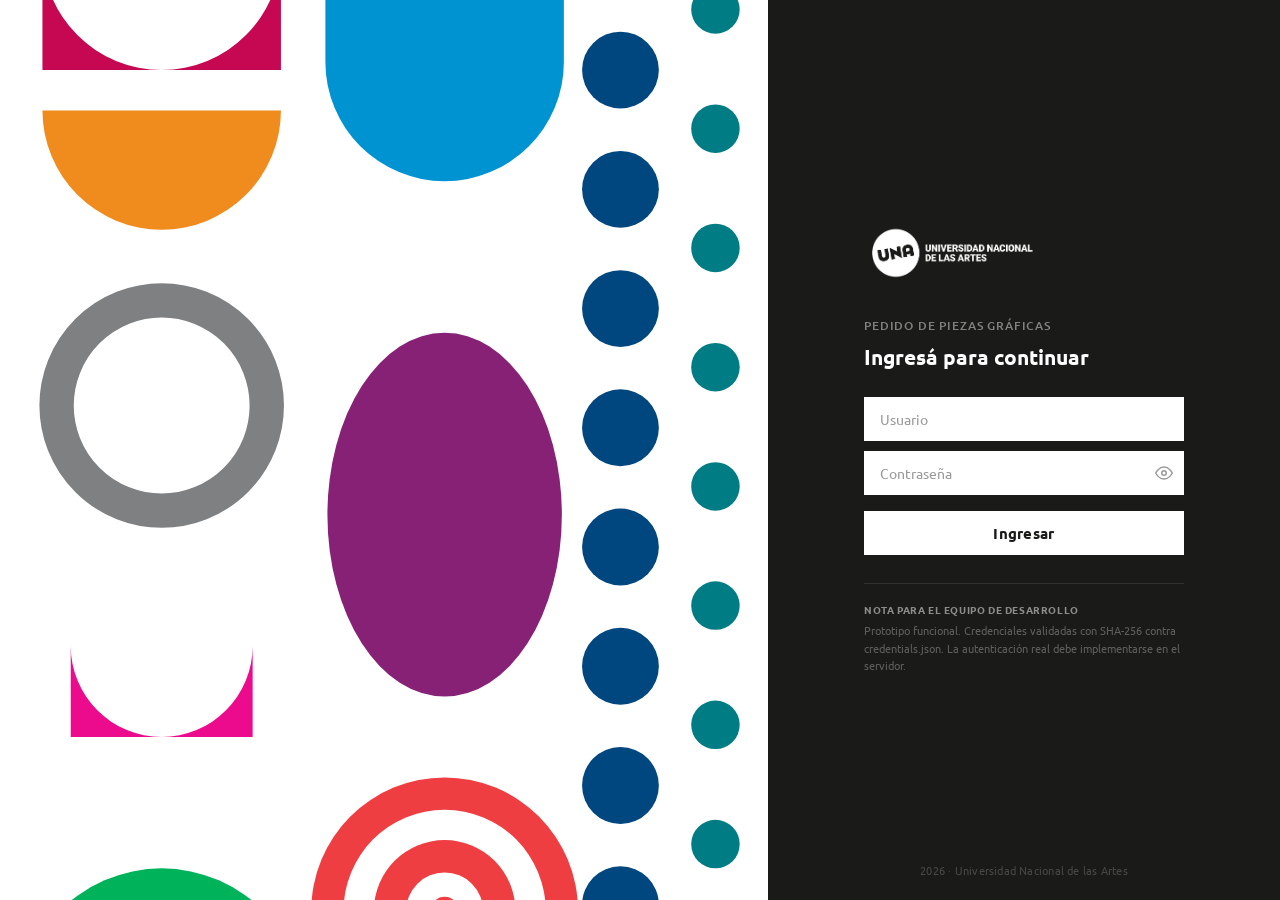
<file: index.html>
<!DOCTYPE html>
<html lang="es">
<head>
  <meta charset="UTF-8">
  <meta name="viewport" content="width=device-width, initial-scale=1.0">
  <meta http-equiv="Cache-Control" content="no-cache, no-store, must-revalidate">
  <meta http-equiv="Pragma" content="no-cache">
  <meta http-equiv="Expires" content="0">
  <title>Pedido de piezas gráficas — UNA</title>
  <link rel="icon" type="image/svg+xml" href="assets/img/favicon-una.svg">
  <link rel="preconnect" href="https://fonts.googleapis.com">
  <link rel="preconnect" href="https://fonts.gstatic.com" crossorigin>
  <link href="https://fonts.googleapis.com/css2?family=Ubuntu:ital,wght@0,300;0,400;0,500;0,700;1,300;1,400;1,500;1,700&display=swap" rel="stylesheet">
  <link rel="stylesheet" href="assets/css/styles.css">
  <script>
    if (sessionStorage.getItem('una_auth') !== '1') {
      window.location.replace('login.html');
    }
    history.scrollRestoration = 'manual';
  </script>
</head>
<body>

<header>
  <div class="header-brand">
    <a href="index.html" class="header-logo-link">
      <img src="assets/img/2022-una-re-logo-circular-blanco.png" alt="Logo UNA" class="header-logo">
    </a>
    <div class="header-divider"></div>
    <div class="header-text">
      <h1>Pedido de piezas gráficas</h1>
      <span>Secretaría de Medios y Comunicación · Rectorado</span>
    </div>
  </div>
  <button class="btn-logout" onclick="cerrarSesion()">Cerrar sesión</button>
</header>

<main>
  <div class="ua-banner" id="ua-banner"></div>

  <div class="intro">
    <strong>Instrucciones:</strong> Completá un formulario por cada pieza gráfica que necesitás. Los campos marcados con <span style="color:var(--error)">*</span> son obligatorios. Cada campo de texto indica el máximo de caracteres que entra en la plantilla — si lo superás, la pieza no va a poder reproducir el texto completo. Una vez completado todo, hacé clic en <strong>Generar pedido</strong> para obtener el resumen listo para compartir.
  </div>

  <div class="pieces-list" id="piecesList"></div>

  <div class="actions-bar">
    <button class="btn-primary" onclick="addPiece()">+ Agregar otra pieza</button>
    <button class="btn-secondary" id="btn-generar" onclick="generateOutput()">Generar pedido</button>
  </div>

  <div class="output-section" id="outputSection">
    <div class="output-header">
      <h2>Pedido generado</h2>
      <span class="output-id" id="output-id"></span>
    </div>
    <div class="output-text" id="outputText"></div>
    <button class="btn-output-edit" onclick="editarPedido()">Editar pedido</button>
    <div class="output-instructions">
      El pedido de piezas debe enviarse por mail desde la casilla de la persona responsable de comunicación, a los mails <strong>contenidosweb@una.edu.ar</strong> y <strong>rectorado.diseno@una.edu.ar</strong>, con copia a <strong>v.polo@una.edu.ar</strong> y <strong>ruth.miller.una@gmail.com</strong>
    </div>
    <div class="output-actions">
      <button class="btn-output-primary" onclick="enviarPedido()">Enviar pedido</button>
      <button class="btn-output-secondary" onclick="nuevoPedido()">Hacer nuevo pedido</button>
    </div>
  </div>
</main>

<script src="assets/js/main.js"></script>
<script>
  window.UA_INFO = {
    audiovisuales:    { nombre: 'Audiovisuales',    color: '#C60751', sigla: 'AA',  email: 'rectorado.contenidos@gmail.com' },
    dramaticas:       { nombre: 'Dramáticas',        color: '#F08B1D', sigla: 'AD',  email: 'rectorado.contenidos@gmail.com' },
    formaciondocente: { nombre: 'Formación Docente', color: '#7E8082', sigla: 'FD',  email: 'rectorado.contenidos@gmail.com' },
    movimiento:       { nombre: 'Movimiento',        color: '#EC0B8D', sigla: 'AM',  email: 'rectorado.contenidos@gmail.com' },
    visuales:         { nombre: 'Visuales',          color: '#00B25A', sigla: 'AV',  email: 'rectorado.contenidos@gmail.com' },
    musicales:        { nombre: 'Musicales',         color: '#0093D1', sigla: 'MS',  email: 'rectorado.contenidos@gmail.com' },
    criticadeartes:   { nombre: 'Crítica de Artes',  color: '#872175', sigla: 'CA',  email: 'rectorado.contenidos@gmail.com' },
    folklore:         { nombre: 'Folklore',          color: '#EF3E42', sigla: 'F',   email: 'rectorado.contenidos@gmail.com' },
    multimediales:    { nombre: 'Multimediales',     color: '#007C85', sigla: 'MM',  email: 'rectorado.contenidos@gmail.com' },
    rectorado:        { nombre: 'Rectorado',         color: '#00467F', sigla: 'REC', email: 'rectorado.contenidos@gmail.com' },
    museo:            { nombre: 'Museo',             color: '#1a1a18', sigla: 'MC',  email: 'rectorado.contenidos@gmail.com' },
  };

  (function mostrarUsuario() {
    const ua   = sessionStorage.getItem('una_ua');
    const info = ua && UA_INFO[ua];
    if (!info) return;
    const el = document.getElementById('ua-banner');
    el.style.borderLeftColor = info.color;
    el.innerHTML = '<span class="ua-banner-dot" style="background:' + info.color + '"></span>'
      + '<span class="ua-banner-nombre" style="color:' + info.color + '">' + info.nombre + '</span>';
  })();

  function enviarPedido() {
    var ua   = sessionStorage.getItem('una_ua');
    var info = UA_INFO[ua] || {};
    var id   = window.pedidoActualID || 'PEDIDO-UNA';
    var cc   = ['polo.viviana@gmail.com', 'garciavega.agustina@gmail.com', info.email]
                 .filter(function(e) { return !!e; }).join(',');
    var asunto = id;
    var cuerpo = document.getElementById('outputText').innerText;
    var url = 'https://mail.google.com/mail/?view=cm&fs=1'
      + '&to=' + encodeURIComponent('rectorado.contenidos@gmail.com')
      + '&cc=' + encodeURIComponent(cc)
      + '&su=' + encodeURIComponent(asunto)
      + '&body=' + encodeURIComponent(cuerpo);
    window.open(url, '_blank');
  }

  function nuevoPedido() {
    window.location.reload();
  }

  function cerrarSesion() {
    sessionStorage.removeItem('una_auth');
    sessionStorage.removeItem('una_ua');
    window.location.replace('login.html');
  }
</script>
</body>
</html>
</file>
<file: assets/css/styles.css>
:root {
  --bg: #f4f4f2;
  --surface: #ffffff;
  --border: #d0d0cc;
  --text: #1a1a18;
  --muted: #6b6b67;
  --accent: #1a1a18;
  --ok: #2d7a3a;
  --warn: #a05c00;
  --error: #b22222;
}
*, *::before, *::after { box-sizing: border-box; margin: 0; padding: 0; }
body {
  font-family: 'Ubuntu', Arial, sans-serif;
  background: var(--bg);
  color: var(--text);
  font-size: 15px;
  line-height: 1.55;
}

header {
  position: fixed;
  top: 0;
  left: 0;
  right: 0;
  z-index: 100;
  background: var(--text);
  color: #fff;
  padding: 16px 40px;
  display: flex;
  align-items: center;
  justify-content: space-between;
}
.header-brand {
  display: flex;
  align-items: center;
  gap: 24px;
}
.header-logo {
  height: 56px;
  width: auto;
  flex-shrink: 0;
}
.header-divider {
  width: 1px;
  height: 40px;
  background: rgba(255,255,255,0.25);
  flex-shrink: 0;
}
.header-text {
  display: flex;
  flex-direction: column;
  gap: 5px;
}
header h1 { font-size: 20px; font-weight: 700; letter-spacing: 0.02em; }
header span { font-size: 13px; opacity: 0.6; }
.header-logo-link { display: flex; flex-shrink: 0; }
.btn-logout {
  background: transparent;
  border: 1px solid rgba(255,255,255,0.35);
  color: rgba(255,255,255,0.6);
  font-size: 12px;
  font-family: inherit;
  padding: 6px 14px;
  cursor: pointer;
  flex-shrink: 0;
  transition: border-color 0.15s, color 0.15s;
}
.btn-logout:hover { border-color: #fff; color: #fff; }

main { max-width: 880px; margin: 0 auto; padding: 36px 20px 80px; padding-top: 116px; }

.ua-banner {
  display: flex;
  align-items: center;
  gap: 0.75rem;
  margin-bottom: 1.25rem;
  padding: 1.5rem 1.75rem;
  border-left: 6px solid transparent;
  background: var(--surface);
}
.ua-banner-dot {
  width: 1rem;
  height: 1rem;
  border-radius: 50%;
  flex-shrink: 0;
}
.ua-banner-nombre {
  font-size: 1.5rem;
  font-weight: 600;
  letter-spacing: 0.01em;
}

.intro {
  margin-bottom: 28px;
  padding: 16px 20px;
  background: var(--surface);
  border-left: 3px solid var(--text);
  font-size: 13px;
  color: var(--muted);
}
.intro strong { color: var(--text); }

.pieces-list { display: flex; flex-direction: column; gap: 20px; }
.pieces-list[inert] { opacity: 0.45; }

.piece-card { background: var(--surface); border: 1px solid var(--border); }
.piece-card-header {
  display: flex;
  justify-content: space-between;
  align-items: center;
  padding: 13px 20px;
  border-bottom: 1px solid var(--border);
  background: #f9f9f7;
}
.piece-card-header h3 { font-size: 14px; font-weight: 700; }
.piece-card-header .card-actions { display: flex; gap: 8px; align-items: center; }
.piece-card-body { padding: 24px 20px 20px; }

.section-label {
  font-size: 11px;
  font-weight: 700;
  letter-spacing: 0.09em;
  text-transform: uppercase;
  color: var(--muted);
  padding-bottom: 8px;
  border-bottom: 1px solid var(--border);
  margin-bottom: 14px;
}

.type-selector {
  display: grid;
  grid-template-columns: repeat(auto-fill, minmax(150px, 1fr));
  gap: 7px;
  margin-bottom: 24px;
}
.type-btn {
  padding: 9px 12px;
  border: 1px solid var(--border);
  background: var(--surface);
  cursor: pointer;
  font-size: 13px;
  text-align: left;
  font-family: inherit;
  transition: border-color 0.1s, background 0.1s;
}
.type-btn:hover { border-color: var(--text); }
.type-btn.active { background: var(--text); color: #fff; border-color: var(--text); }

.fields { display: flex; flex-direction: column; gap: 14px; }

.field { display: flex; flex-direction: column; gap: 4px; }
.field label { font-size: 13px; font-weight: 600; }
.field .hint { font-size: 12px; color: var(--muted); }
.field input[type="text"],
.field input[type="date"],
.field textarea,
.field select {
  width: 100%;
  padding: 8px 10px;
  border: 1px solid var(--border);
  font-size: 14px;
  font-family: inherit;
  background: var(--surface);
  color: var(--text);
  outline: none;
  border-radius: 0;
}
.field input:focus,
.field textarea:focus,
.field select:focus { border-color: var(--text); }
.field textarea { resize: vertical; min-height: 72px; }
.required-mark { color: var(--error); }

.char-counter { font-size: 11px; text-align: right; color: var(--muted); margin-top: 2px; }
.char-ok { color: var(--ok); }
.char-warn { color: var(--warn); }
.char-over { color: var(--error); font-weight: 700; }

.chip-group { display: flex; gap: 7px; flex-wrap: wrap; margin-top: 2px; }
.chip {
  padding: 6px 14px;
  border: 1px solid var(--border);
  cursor: pointer;
  font-size: 13px;
  font-family: inherit;
  background: var(--surface);
  transition: border-color 0.1s, background 0.1s;
}
.chip:hover { border-color: var(--text); }
.chip.active { background: var(--text); color: #fff; border-color: var(--text); }

.imagen-spec {
  background: #f0f0ee;
  border-left: 3px solid var(--border);
  padding: 12px 14px;
  font-size: 13px;
}
.imagen-spec strong { display: block; margin-bottom: 6px; font-size: 12px; letter-spacing: 0.04em; text-transform: uppercase; }
.imagen-spec ul { list-style: none; display: flex; flex-direction: column; gap: 3px; }
.imagen-spec li { display: flex; gap: 6px; }
.imagen-spec li::before { content: "→"; color: var(--muted); flex-shrink: 0; }
.imagen-confirm { display: flex; align-items: center; gap: 8px; margin-top: 8px; font-size: 13px; }
.imagen-confirm input[type="checkbox"] { width: 15px; height: 15px; cursor: pointer; accent-color: var(--text); }

.colaboracion-block {
  border: 1px solid var(--border);
  padding: 16px;
  display: flex;
  flex-direction: column;
  gap: 12px;
  background: #fafaf8;
}
.toggle-row { display: flex; align-items: center; gap: 12px; }
.toggle-row label { font-size: 13px; font-weight: 600; cursor: pointer; }

.toggle-switch { position: relative; display: inline-block; width: 44px; height: 24px; flex-shrink: 0; }
.toggle-switch input { opacity: 0; width: 0; height: 0; position: absolute; }
.toggle-track {
  position: absolute; inset: 0;
  background: #ccc;
  cursor: pointer;
  border-radius: 24px;
  transition: background 0.2s;
}
.toggle-track::after {
  content: '';
  position: absolute;
  width: 18px; height: 18px;
  left: 3px; top: 3px;
  background: #fff;
  border-radius: 50%;
  transition: transform 0.2s;
  box-shadow: 0 1px 3px rgba(0,0,0,0.25);
}
.toggle-switch input:checked + .toggle-track { background: var(--text); }
.toggle-switch input:checked + .toggle-track::after { transform: translateX(20px); }
.ua-chips-multi { display: flex; gap: 6px; flex-wrap: wrap; margin-top: 8px; }
.chip-ua {
  display: flex; align-items: center; gap: 6px;
  padding: 5px 12px;
  border: 1px solid var(--border);
  cursor: pointer;
  font-size: 12px;
  font-family: inherit;
  background: var(--surface);
}
.chip-ua .ua-dot { width: 10px; height: 10px; border-radius: 50%; flex-shrink: 0; }
.chip-ua.active { background: var(--text); color: #fff; border-color: var(--text); }
.chip-ua.active .ua-dot { outline: 1px solid #fff; }

.field-error { font-size: 12px; color: var(--error); display: none; margin-top: 2px; }
.field.has-error input,
.field.has-error textarea,
.field.has-error select { border-color: var(--error); background: #fff5f5; }
.field.has-error .field-error { display: block; }

.divider { border: none; border-top: 1px solid var(--border); margin: 18px 0; }

.actions-bar {
  display: flex;
  gap: 10px;
  margin-top: 28px;
  flex-wrap: wrap;
}

button.btn-primary {
  padding: 10px 22px;
  background: var(--text);
  color: #fff;
  border: none;
  font-size: 14px;
  font-family: inherit;
  cursor: pointer;
  font-weight: 600;
}
button.btn-primary:hover { opacity: 0.85; }
button.btn-primary:disabled,
button.btn-secondary:disabled { opacity: 0.35; cursor: not-allowed; }
button.btn-secondary {
  padding: 10px 18px;
  background: transparent;
  color: var(--text);
  border: 1px solid var(--text);
  font-size: 14px;
  font-family: inherit;
  cursor: pointer;
}
button.btn-secondary:hover { background: #ebebea; }
button.btn-danger {
  padding: 7px 13px;
  background: transparent;
  color: var(--error);
  border: 1px solid var(--error);
  font-size: 12px;
  font-family: inherit;
  cursor: pointer;
}
button.btn-small {
  padding: 7px 13px;
  background: transparent;
  color: var(--text);
  border: 1px solid var(--border);
  font-size: 12px;
  font-family: inherit;
  cursor: pointer;
}
button.btn-small:hover { border-color: var(--text); }

.output-section {
  display: none;
  margin-top: 40px;
  background: var(--surface);
  border: 2px solid var(--text);
  padding: 28px;
}
.output-header {
  display: flex;
  align-items: baseline;
  gap: 1rem;
  margin-bottom: 1rem;
}
.output-header h2 { font-size: 0.9375rem; }
.output-id {
  font-size: 0.75rem;
  font-weight: 600;
  color: var(--muted);
  letter-spacing: 0.04em;
}
.btn-output-edit,
.btn-output-primary,
.btn-output-secondary {
  padding: 0.625rem 1.25rem;
  font-family: inherit;
  font-size: 0.875rem;
  font-weight: 600;
  cursor: pointer;
  border: 1px solid var(--text);
  transition: opacity 0.15s;
}
.btn-output-edit {
  display: block;
  margin-top: 0.75rem;
  background: transparent;
  color: var(--muted);
  border-color: var(--border);
}
.btn-output-edit:hover { border-color: var(--text); color: var(--text); }
.btn-output-primary {
  background: var(--text);
  color: #fff;
  border-color: var(--text);
}
.btn-output-primary:hover { opacity: 0.85; }
.btn-output-secondary {
  background: transparent;
  color: var(--text);
}
.btn-output-secondary:hover { background: #ebebea; }
.output-actions {
  margin-top: 0.875rem;
  display: flex;
  gap: 0.625rem;
}
.output-text {
  font-family: 'Courier New', Courier, monospace;
  font-size: 13px;
  white-space: pre-wrap;
  background: #f4f4f2;
  padding: 18px;
  border: 1px solid var(--border);
  line-height: 1.65;
  max-height: 500px;
  overflow-y: auto;
}
.output-instructions {
  margin-top: 18px;
  font-size: 13px;
  color: var(--muted);
  line-height: 1.6;
  border-top: 1px solid var(--border);
  padding-top: 14px;
}
.output-actions { margin-top: 14px; display: flex; gap: 10px; }

.alerta-chars {
  background: #fff8ec;
  border: 1px solid #e0b060;
  padding: 10px 14px;
  font-size: 12px;
  margin-top: 6px;
  color: var(--warn);
  display: none;
}

@media (max-width: 640px) {
  header {
    padding: 11px 16px;
  }
  .header-brand {
    gap: 12px;
  }
  .header-logo {
    height: 36px;
  }
  .header-divider {
    height: 26px;
  }
  header h1 {
    font-size: 14px;
    letter-spacing: 0;
  }
  header span {
    font-size: 11px;
  }
  .btn-logout {
    font-size: 11px;
    padding: 5px 10px;
  }
  main {
    padding-top: 88px;
    padding-left: 12px;
    padding-right: 12px;
    padding-bottom: 60px;
  }
  .intro {
    font-size: 12px;
    padding: 12px 14px;
  }
  .piece-card-header {
    flex-wrap: wrap;
    gap: 8px;
    padding: 11px 14px;
  }
  .piece-card-body {
    padding: 16px 12px 14px;
  }
  .section-label {
    font-size: 10px;
  }
  .type-selector {
    grid-template-columns: repeat(auto-fill, minmax(110px, 1fr));
    gap: 6px;
  }
  .chip-group {
    gap: 6px;
  }
  .chip {
    padding: 5px 10px;
    font-size: 12px;
  }
  .colaboracion-block {
    padding: 12px;
  }
  .toggle-row {
    flex-wrap: wrap;
    gap: 8px;
  }
  .ua-chips-multi {
    gap: 5px;
  }
  .chip-ua {
    font-size: 11px;
    padding: 4px 9px;
  }
  .actions-bar {
    flex-direction: column;
    margin-top: 20px;
  }
  .actions-bar button {
    width: 100%;
    text-align: center;
  }
  .output-section {
    padding: 18px 14px;
    margin-top: 28px;
  }
  .output-text {
    font-size: 12px;
    padding: 12px;
    max-height: 380px;
  }
  .output-instructions {
    font-size: 12px;
  }
  .output-actions {
    flex-direction: column;
  }
  .output-actions button {
    width: 100%;
    text-align: center;
  }
}

@media (max-width: 400px) {
  header span {
    display: none;
  }
  .header-divider {
    display: none;
  }
  main {
    padding-top: 72px;
  }
}

@media print {
  header, main > .intro, .pieces-list, .actions-bar, .output-actions { display: none !important; }
  .output-section { display: block !important; border: none; padding: 0; }
  .output-text { max-height: none; border: none; background: none; padding: 0; }
}
</file>
